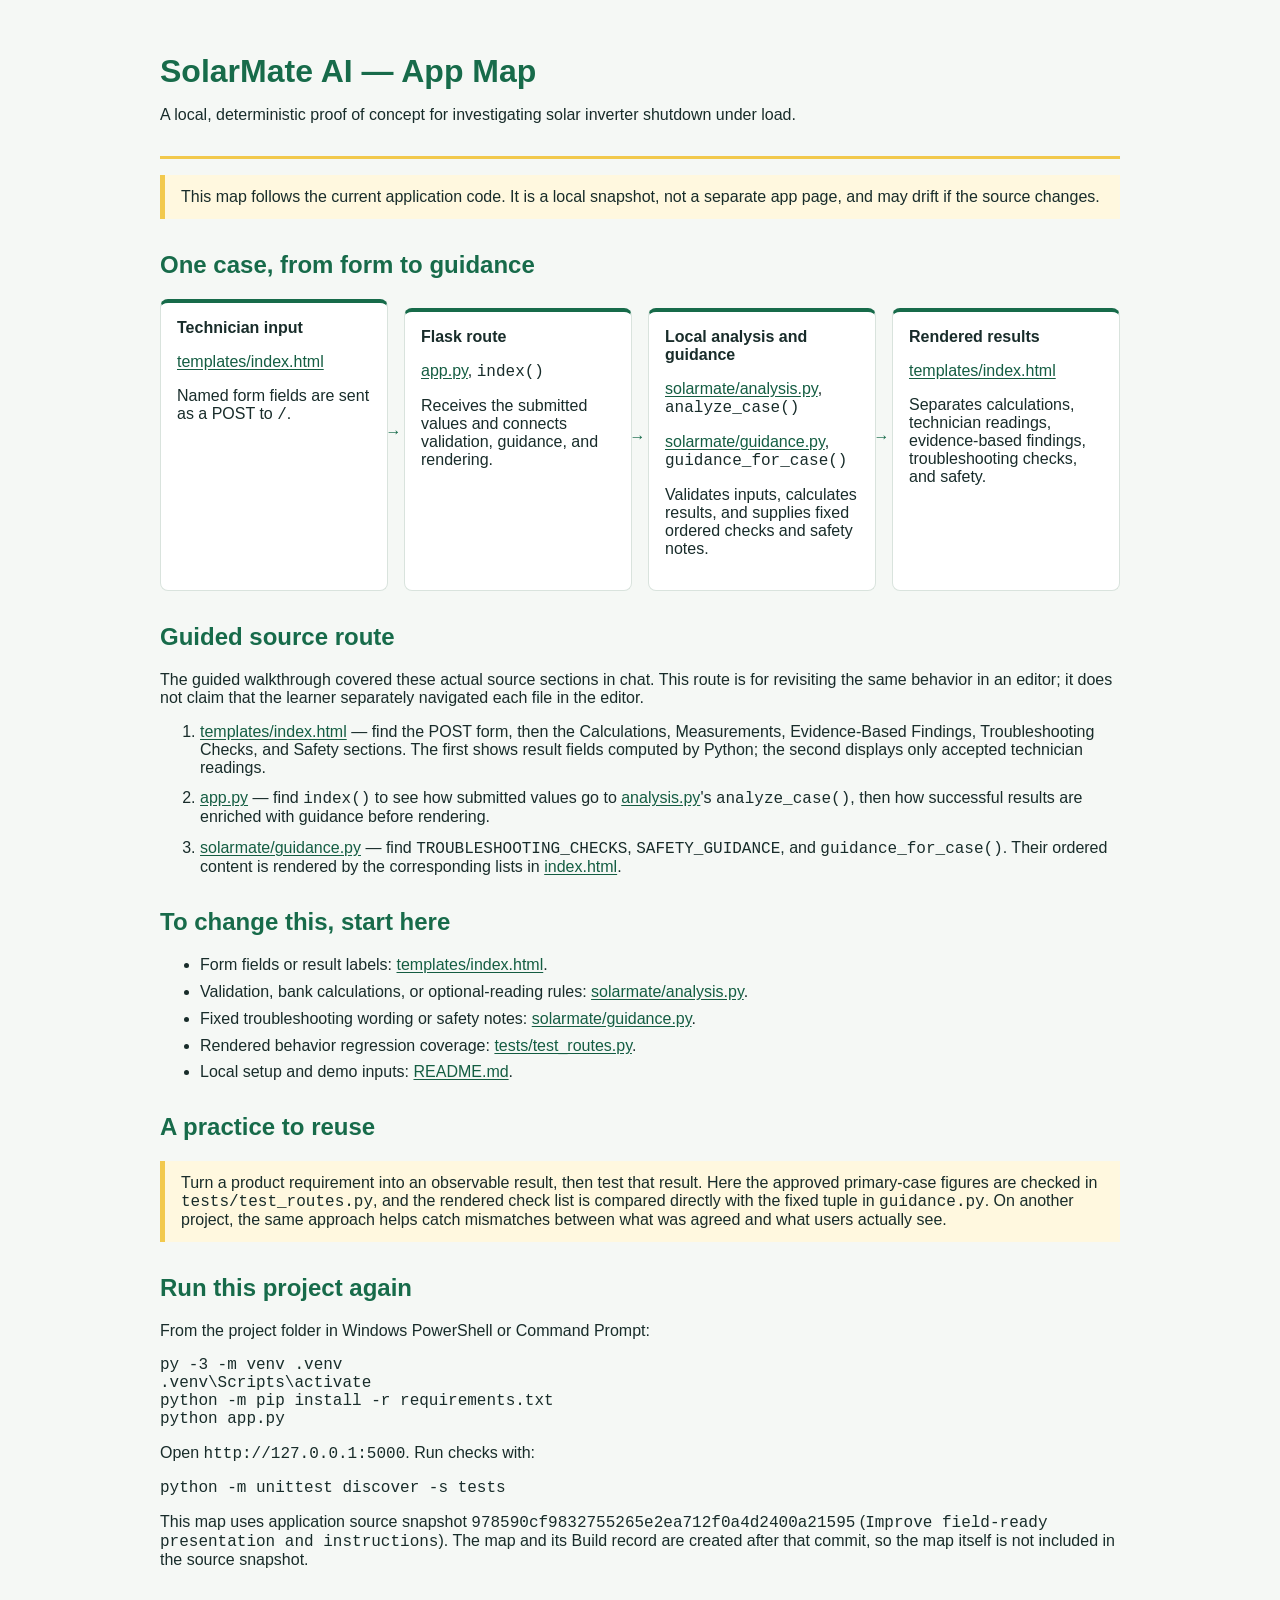
<file: devpost/app-map.html>
<!doctype html>
<html lang="en">
<head>
  <meta charset="utf-8">
  <meta name="viewport" content="width=device-width, initial-scale=1">
  <title>SolarMate AI — App Map</title>
  <style>
    :root {
      color-scheme: light;
      font-family: "Segoe UI", Arial, sans-serif;
      color: #182c2a;
      background: #f5f8f5;
      --green: #176b4a;
      --yellow: #f2c94c;
      --border: #d9e3dd;
    }

    body {
      margin: 0;
    }

    main {
      max-width: 960px;
      margin: 0 auto;
      padding: 2rem 1rem 4rem;
    }

    header {
      border-bottom: 3px solid var(--yellow);
      padding-bottom: 1rem;
    }

    h1,
    h2 {
      color: var(--green);
    }

    h1 {
      margin-bottom: .3rem;
    }

    h2 {
      margin-top: 2rem;
    }

    .notice,
    .practice {
      border-left: 5px solid var(--yellow);
      background: #fff8df;
      padding: .8rem 1rem;
    }

    .flow {
      display: grid;
      grid-template-columns: repeat(4, minmax(0, 1fr));
      gap: 1rem;
      padding: 0;
      list-style: none;
    }

    .flow li {
      position: relative;
      min-width: 0;
      padding: 1rem;
      border: 1px solid var(--border);
      border-top: 4px solid var(--green);
      border-radius: 8px;
      background: #fff;
    }

    .flow li:not(:last-child)::after {
      content: "→";
      position: absolute;
      top: 42%;
      right: -.9rem;
      z-index: 1;
      color: var(--green);
      font-weight: 800;
    }

    .flow h3 {
      margin: 0 0 .5rem;
      font-size: 1rem;
    }

    code {
      overflow-wrap: anywhere;
      font-family: Consolas, "Courier New", monospace;
    }

    a {
      color: #145d42;
      text-underline-offset: .15em;
    }

    li + li,
    p + p {
      margin-top: .55rem;
    }

    .route li {
      margin-bottom: .8rem;
    }

    @media (max-width: 700px) {
      main {
        padding: 1rem .75rem 2rem;
      }

      .flow {
        grid-template-columns: 1fr;
        gap: .7rem;
      }

      .flow li:not(:last-child)::after {
        content: "↓";
        top: auto;
        right: 50%;
        bottom: -.95rem;
      }
    }
  </style>
</head>
<body>
  <main>
    <header>
      <h1>SolarMate AI — App Map</h1>
      <p>A local, deterministic proof of concept for investigating solar inverter shutdown under load.</p>
    </header>

    <p class="notice">
      This map follows the current application code. It is a local snapshot, not
      a separate app page, and may drift if the source changes.
    </p>

    <h2>One case, from form to guidance</h2>
    <ol class="flow" aria-label="SolarMate request flow">
      <li>
        <h3>Technician input</h3>
        <p><a href="../templates/index.html">templates/index.html</a></p>
        <p>Named form fields are sent as a POST to <code>/</code>.</p>
      </li>
      <li>
        <h3>Flask route</h3>
        <p><a href="../app.py">app.py</a>, <code>index()</code></p>
        <p>Receives the submitted values and connects validation, guidance, and rendering.</p>
      </li>
      <li>
        <h3>Local analysis and guidance</h3>
        <p><a href="../solarmate/analysis.py">solarmate/analysis.py</a>, <code>analyze_case()</code></p>
        <p><a href="../solarmate/guidance.py">solarmate/guidance.py</a>, <code>guidance_for_case()</code></p>
        <p>Validates inputs, calculates results, and supplies fixed ordered checks and safety notes.</p>
      </li>
      <li>
        <h3>Rendered results</h3>
        <p><a href="../templates/index.html">templates/index.html</a></p>
        <p>Separates calculations, technician readings, evidence-based findings, troubleshooting checks, and safety.</p>
      </li>
    </ol>

    <h2>Guided source route</h2>
    <p>
      The guided walkthrough covered these actual source sections in chat. This
      route is for revisiting the same behavior in an editor; it does not claim
      that the learner separately navigated each file in the editor.
    </p>
    <ol class="route">
      <li>
        <a href="../templates/index.html">templates/index.html</a> —
        find the POST form, then the Calculations, Measurements,
        Evidence-Based Findings, Troubleshooting Checks, and Safety sections.
        The first shows result fields computed by Python; the second displays
        only accepted technician readings.
      </li>
      <li>
        <a href="../app.py">app.py</a> —
        find <code>index()</code> to see how submitted values go to
        <a href="../solarmate/analysis.py">analysis.py</a>'s
        <code>analyze_case()</code>, then how successful results are enriched
        with guidance before rendering.
      </li>
      <li>
        <a href="../solarmate/guidance.py">solarmate/guidance.py</a> —
        find <code>TROUBLESHOOTING_CHECKS</code>,
        <code>SAFETY_GUIDANCE</code>, and <code>guidance_for_case()</code>.
        Their ordered content is rendered by the corresponding lists in
        <a href="../templates/index.html">index.html</a>.
      </li>
    </ol>

    <h2>To change this, start here</h2>
    <ul>
      <li>Form fields or result labels: <a href="../templates/index.html">templates/index.html</a>.</li>
      <li>Validation, bank calculations, or optional-reading rules: <a href="../solarmate/analysis.py">solarmate/analysis.py</a>.</li>
      <li>Fixed troubleshooting wording or safety notes: <a href="../solarmate/guidance.py">solarmate/guidance.py</a>.</li>
      <li>Rendered behavior regression coverage: <a href="../tests/test_routes.py">tests/test_routes.py</a>.</li>
      <li>Local setup and demo inputs: <a href="../README.md">README.md</a>.</li>
    </ul>

    <h2>A practice to reuse</h2>
    <p class="practice">
      Turn a product requirement into an observable result, then test that
      result. Here the approved primary-case figures are checked in
      <code>tests/test_routes.py</code>, and the rendered check list is compared
      directly with the fixed tuple in <code>guidance.py</code>. On another
      project, the same approach helps catch mismatches between what was agreed
      and what users actually see.
    </p>

    <h2>Run this project again</h2>
    <p>From the project folder in Windows PowerShell or Command Prompt:</p>
    <pre><code>py -3 -m venv .venv
.venv\Scripts\activate
python -m pip install -r requirements.txt
python app.py</code></pre>
    <p>Open <code>http://127.0.0.1:5000</code>. Run checks with:</p>
    <pre><code>python -m unittest discover -s tests</code></pre>
    <p>
      This map uses application source snapshot
      <code>978590cf9832755265e2ea712f0a4d2400a21595</code>
      (<code>Improve field-ready presentation and instructions</code>). The map
      and its Build record are created after that commit, so the map itself is
      not included in the source snapshot.
    </p>
  </main>
</body>
</html>
</file>
